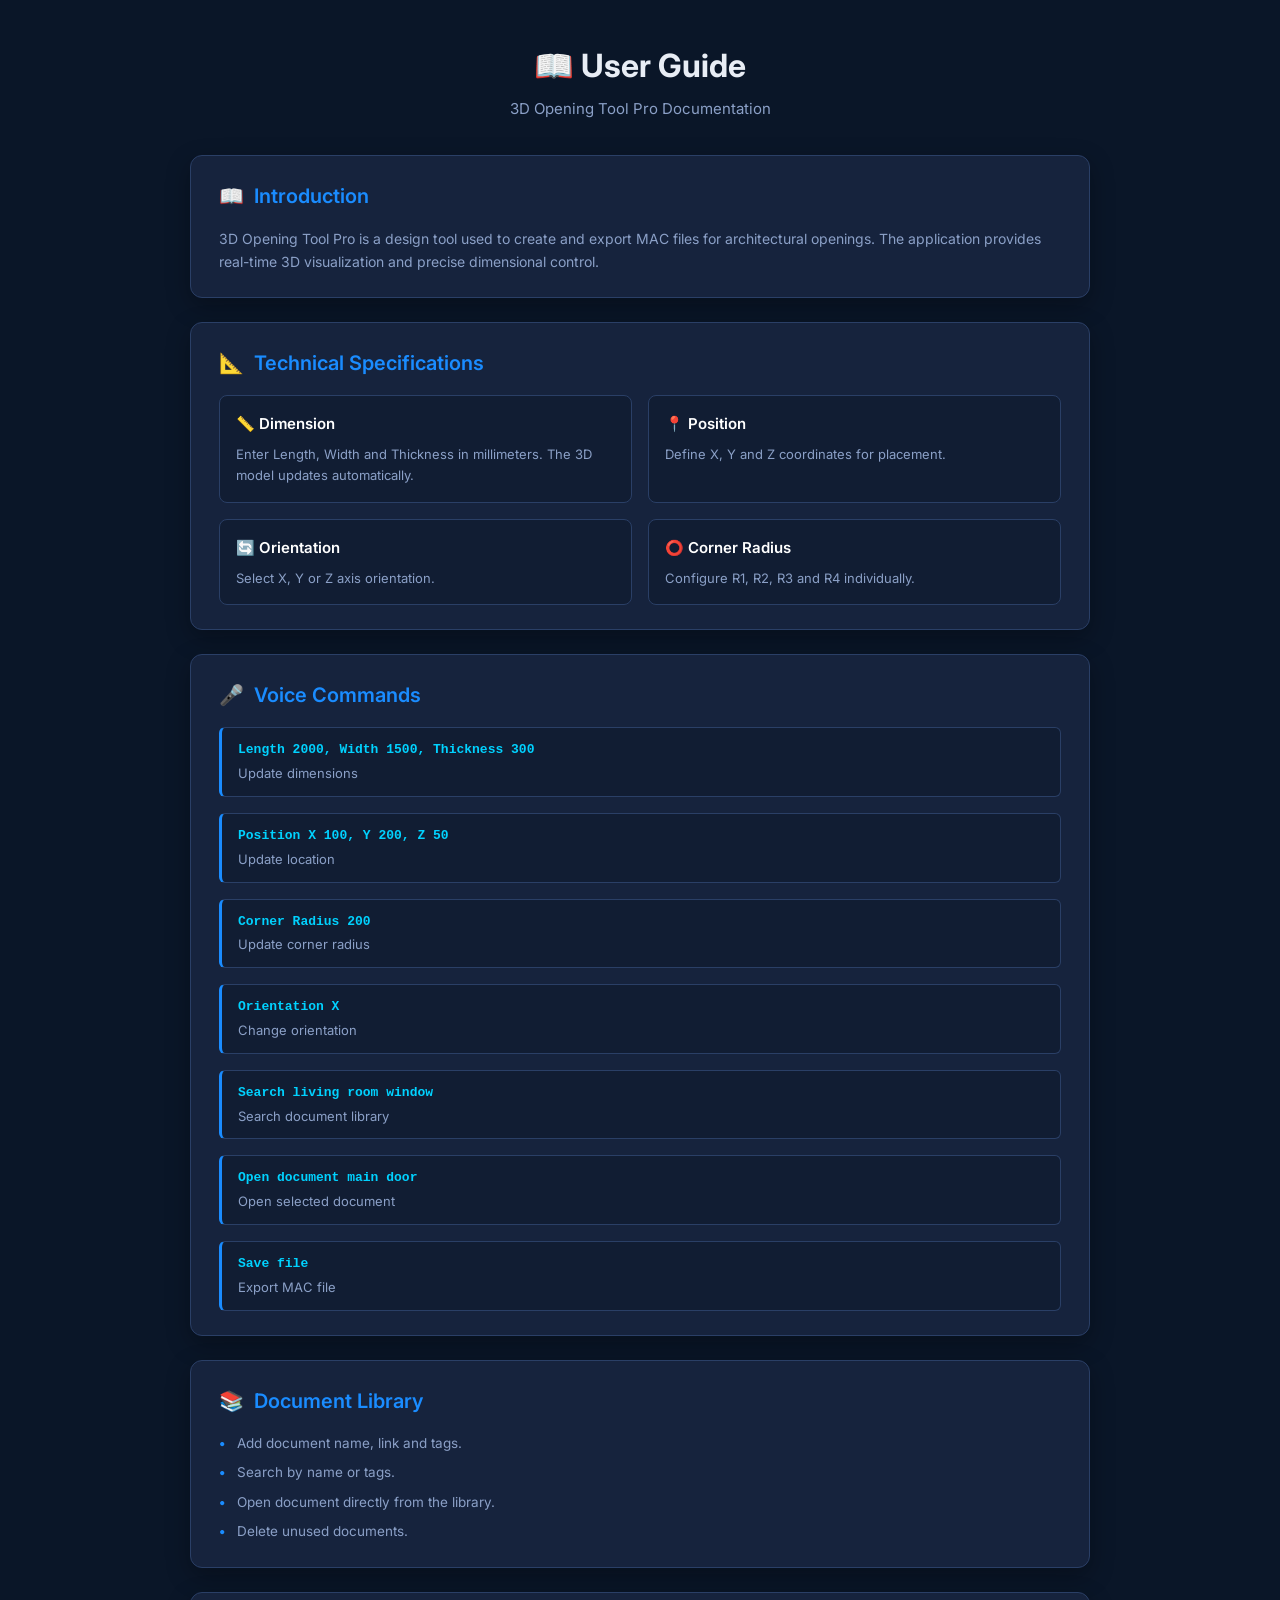
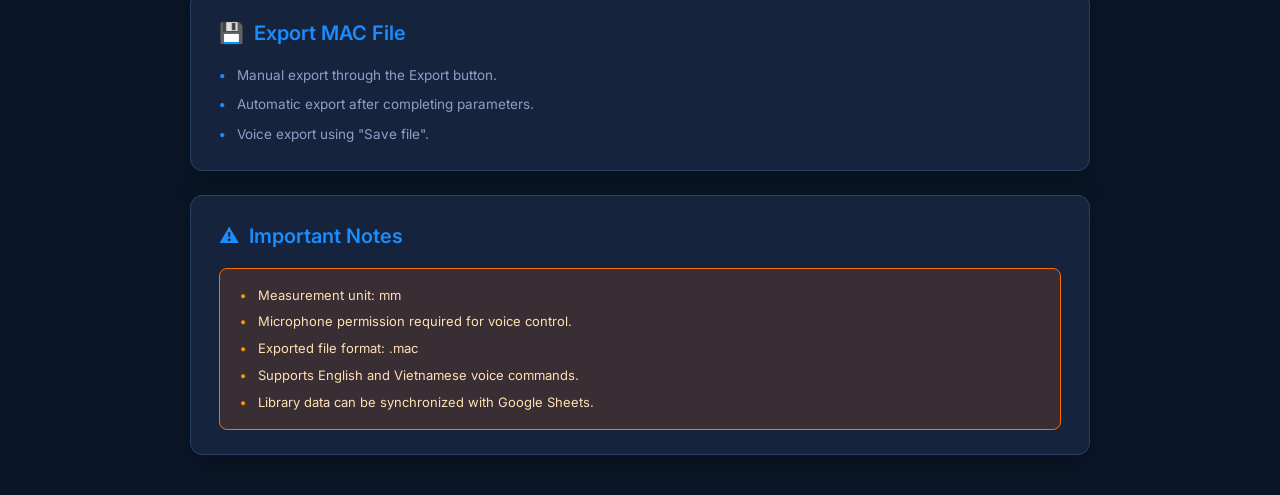
<file: help.html>
<!DOCTYPE html>
<html lang="vi">
<head>
    <meta charset="UTF-8">
    <meta name="viewport" content="width=device-width, initial-scale=1.0">
    <title>3D Opening Tool Pro - Help</title>
    <link href="https://fonts.googleapis.com/css2?family=Inter:wght@300;400;500;600;700&display=swap" rel="stylesheet">
    <style>
        :root {
            --bg-primary: #0a1628;
            --bg-card: #16233d;
            --bg-subcard: #111d33;
            --border-color: #2a3f66;
            --text-primary: #e8edf5;
            --text-secondary: #8ba0c7;
            --accent-blue: #1a8cff;
            --accent-cyan: #00d2ff;
            --accent-warning: #ff9100;
            --warning-bg: rgba(255, 109, 0, 0.15);
            --warning-border: #ff6d00;
            --radius: 12px;
        }

        * {
            box-sizing: border-box;
            margin: 0;
            padding: 0;
        }

        body {
            font-family: 'Inter', -apple-system, BlinkMacSystemFont, sans-serif;
            background: var(--bg-primary);
            color: var(--text-primary);
            font-size: 14px;
            line-height: 1.6;
            padding: 40px 20px;
            display: flex;
            justify-content: center;
        }

        .container {
            width: 900px;
            max-width: 100%;
            display: flex;
            flex-direction: column;
            gap: 24px;
        }

        /* HEADER */
        .header {
            text-align: center;
            margin-bottom: 10px;
        }

        .header h1 {
            font-size: 32px;
            font-weight: 700;
            color: var(--text-primary);
            display: flex;
            align-items: center;
            justify-content: center;
            gap: 12px;
        }

        .header p {
            color: var(--text-secondary);
            font-size: 15px;
            margin-top: 6px;
        }

        /* CARD STYLING */
        .card {
            background: var(--bg-card);
            border: 1px solid var(--border-color);
            border-radius: var(--radius);
            padding: 24px 28px;
            box-shadow: 0 8px 24px rgba(0,0,0,0.3);
        }

        .card-title {
            font-size: 20px;
            font-weight: 600;
            color: var(--accent-blue);
            margin-bottom: 16px;
            display: flex;
            align-items: center;
            gap: 10px;
        }

        /* GRID SYSTEM - ĐÃ CHUYỂN THÀNH GRID 2 CỘT CANH ĐỀU */
        .grid-2 {
            display: grid;
            grid-template-columns: repeat(2, 1fr);
            gap: 16px;
        }

        .grid-1 {
            display: grid;
            grid-template-columns: 1fr;
            gap: 16px;
        }

        .sub-card {
            background: var(--bg-subcard);
            border: 1px solid var(--border-color);
            border-radius: 8px;
            padding: 16px;
        }

        .sub-card h4 {
            font-size: 15px;
            font-weight: 600;
            color: #ffffff;
            margin-bottom: 8px;
            display: flex;
            align-items: center;
            gap: 8px;
        }

        .sub-card p {
            color: var(--text-secondary);
            font-size: 13px;
        }

        /* VOICE COMMAND ITEM */
        .voice-item {
            background: var(--bg-subcard);
            border: 1px solid var(--border-color);
            border-left: 3px solid var(--accent-blue);
            border-radius: 6px;
            padding: 12px 16px;
        }

        .voice-cmd {
            font-family: 'Segoe UI', monospace;
            font-weight: 700;
            color: var(--accent-cyan);
            font-size: 13px;
            margin-bottom: 2px;
        }

        .voice-desc {
            color: var(--text-secondary);
            font-size: 13px;
        }

        /* LIST STYLING */
        .feature-list {
            list-style: none;
            display: flex;
            flex-direction: column;
            gap: 8px;
        }

        .feature-list li {
            position: relative;
            padding-left: 18px;
            color: var(--text-secondary);
            font-size: 13.5px;
        }

        .feature-list li::before {
            content: "•";
            position: absolute;
            left: 0;
            color: var(--accent-blue);
            font-weight: bold;
        }

        /* WARNING BOX */
        .warning-box {
            background: var(--warning-bg);
            border: 1px solid var(--warning-border);
            border-radius: 8px;
            padding: 16px 20px;
            margin-top: 8px;
        }

        .warning-box ul {
            list-style: none;
            display: flex;
            flex-direction: column;
            gap: 6px;
        }

        .warning-box li {
            position: relative;
            padding-left: 18px;
            color: #ffe0b2;
            font-size: 13px;
        }

        .warning-box li::before {
            content: "•";
            position: absolute;
            left: 0;
            color: var(--accent-warning);
            font-weight: bold;
        }

        /* RESPONSIVE */
        @media (max-width: 768px) {
            .grid-2 {
                grid-template-columns: 1fr;
            }
        }
    </style>
</head>
<body>

    <div class="container">
        <!-- HEADER -->
        <div class="header">
            <h1>📖 User Guide</h1>
            <p>3D Opening Tool Pro Documentation</p>
        </div>

        <!-- INTRODUCTION -->
        <div class="card">
            <div class="card-title">
                <span>📖</span> Introduction
            </div>
            <p style="color: var(--text-secondary);">
                3D Opening Tool Pro is a design tool used to create and export MAC files for architectural openings. The application provides real-time 3D visualization and precise dimensional control.
            </p>
        </div>

        <!-- TECHNICAL SPECIFICATIONS -->
        <div class="card">
            <div class="card-title">
                <span>📐</span> Technical Specifications
            </div>
            <!-- Bố cục 2x2 đẹp mắt -->
            <div class="grid-2">
                <div class="sub-card">
                    <h4>📏 Dimension</h4>
                    <p>Enter Length, Width and Thickness in millimeters. The 3D model updates automatically.</p>
                </div>
                <div class="sub-card">
                    <h4>📍 Position</h4>
                    <p>Define X, Y and Z coordinates for placement.</p>
                </div>
                <div class="sub-card">
                    <h4>🔄 Orientation</h4>
                    <p>Select X, Y or Z axis orientation.</p>
                </div>
                <div class="sub-card">
                    <h4>⭕ Corner Radius</h4>
                    <p>Configure R1, R2, R3 and R4 individually.</p>
                </div>
            </div>
        </div>

        <!-- VOICE COMMANDS -->
        <div class="card">
            <div class="card-title">
                <span>🎤</span> Voice Commands
            </div>
            <div class="grid-1">
                <div class="voice-item">
                    <div class="voice-cmd">Length 2000, Width 1500, Thickness 300</div>
                    <div class="voice-desc">Update dimensions</div>
                </div>
                <div class="voice-item">
                    <div class="voice-cmd">Position X 100, Y 200, Z 50</div>
                    <div class="voice-desc">Update location</div>
                </div>
                <div class="voice-item">
                    <div class="voice-cmd">Corner Radius 200</div>
                    <div class="voice-desc">Update corner radius</div>
                </div>
                <div class="voice-item">
                    <div class="voice-cmd">Orientation X</div>
                    <div class="voice-desc">Change orientation</div>
                </div>
                <div class="voice-item">
                    <div class="voice-cmd">Search living room window</div>
                    <div class="voice-desc">Search document library</div>
                </div>
                <div class="voice-item">
                    <div class="voice-cmd">Open document main door</div>
                    <div class="voice-desc">Open selected document</div>
                </div>
                <div class="voice-item">
                    <div class="voice-cmd">Save file</div>
                    <div class="voice-desc">Export MAC file</div>
                </div>
            </div>
        </div>

        <!-- DOCUMENT LIBRARY -->
        <div class="card">
            <div class="card-title">
                <span>📚</span> Document Library
            </div>
            <ul class="feature-list">
                <li>Add document name, link and tags.</li>
                <li>Search by name or tags.</li>
                <li>Open document directly from the library.</li>
                <li>Delete unused documents.</li>
            </ul>
        </div>

        <!-- EXPORT MAC FILE -->
        <div class="card">
            <div class="card-title">
                <span>💾</span> Export MAC File
            </div>
            <ul class="feature-list">
                <li>Manual export through the Export button.</li>
                <li>Automatic export after completing parameters.</li>
                <li>Voice export using "Save file".</li>
            </ul>
        </div>

        <!-- IMPORTANT NOTES -->
        <div class="card">
            <div class="card-title">
                <span>⚠️</span> Important Notes
            </div>
            <div class="warning-box">
                <ul>
                    <li>Measurement unit: mm</li>
                    <li>Microphone permission required for voice control.</li>
                    <li>Exported file format: .mac</li>
                    <li>Supports English and Vietnamese voice commands.</li>
                    <li>Library data can be synchronized with Google Sheets.</li>
                </ul>
            </div>
        </div>
    </div>

</body>
</html>
</file>
